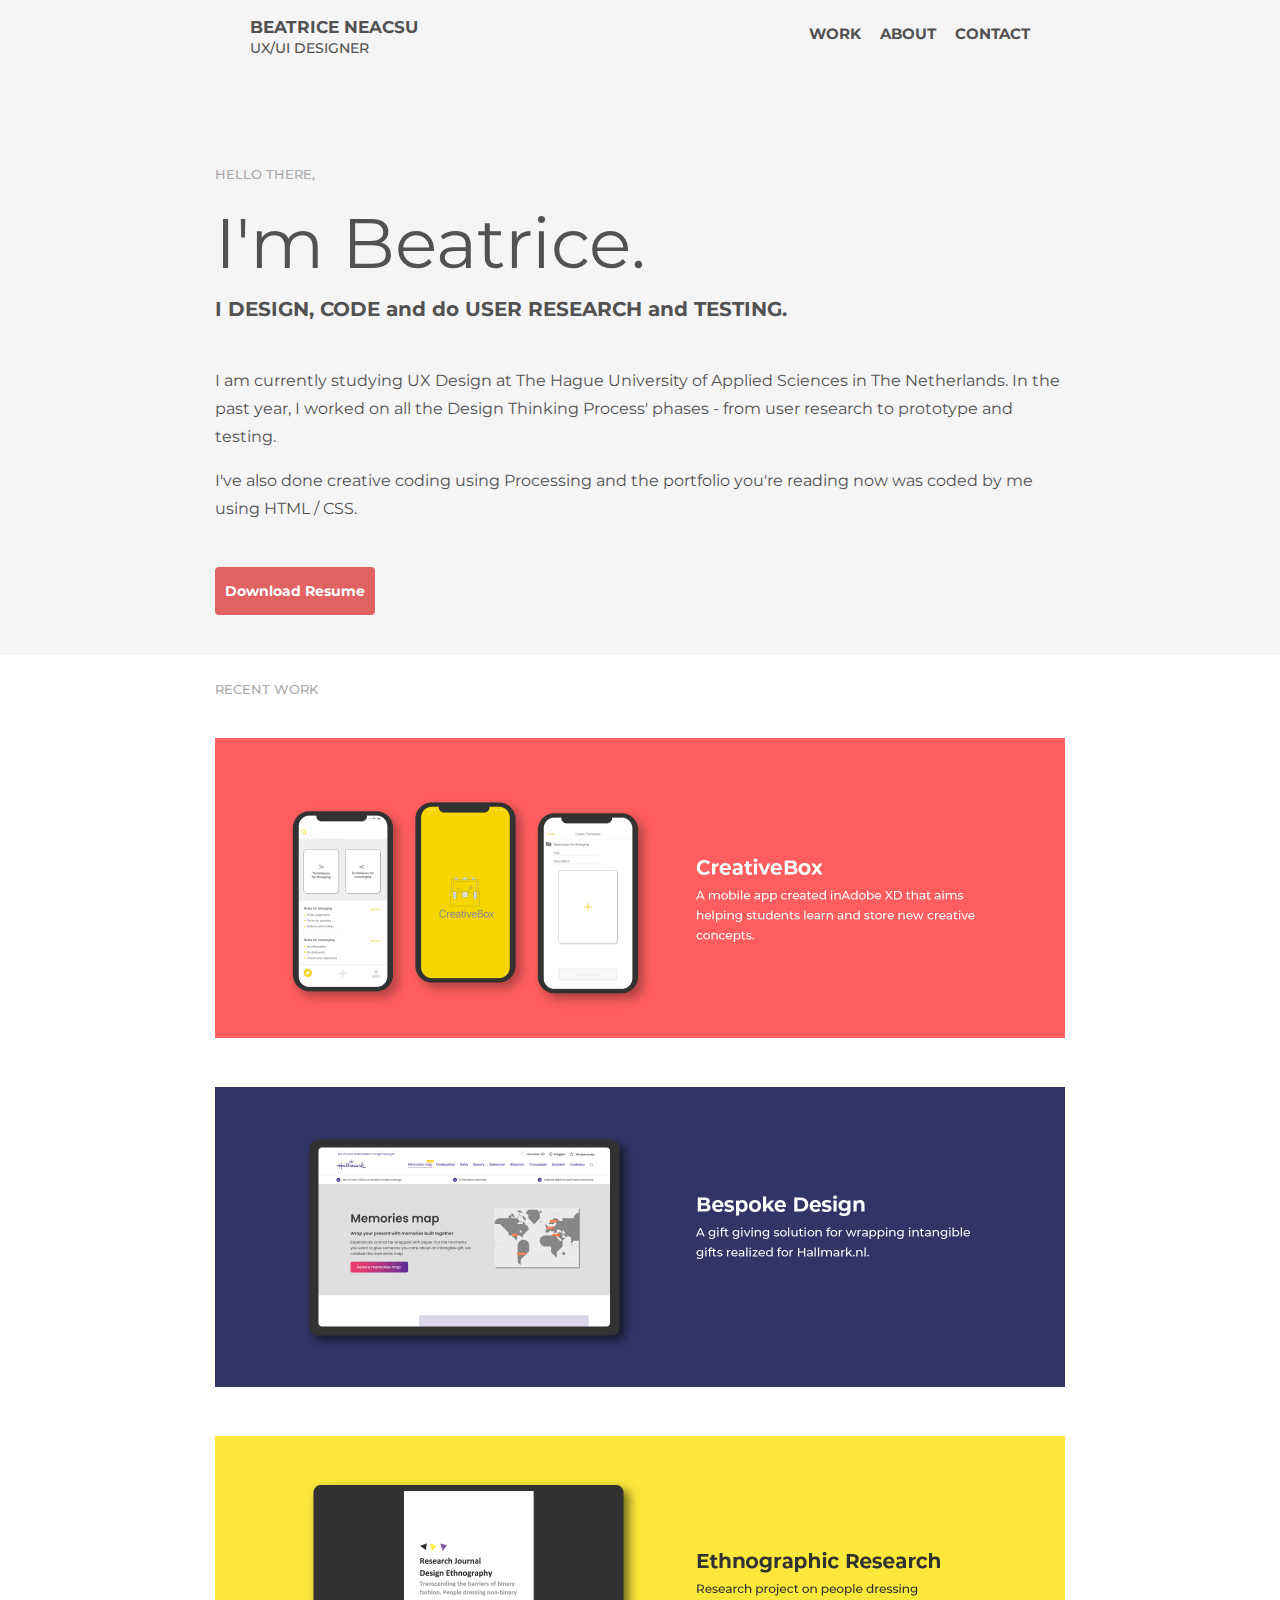
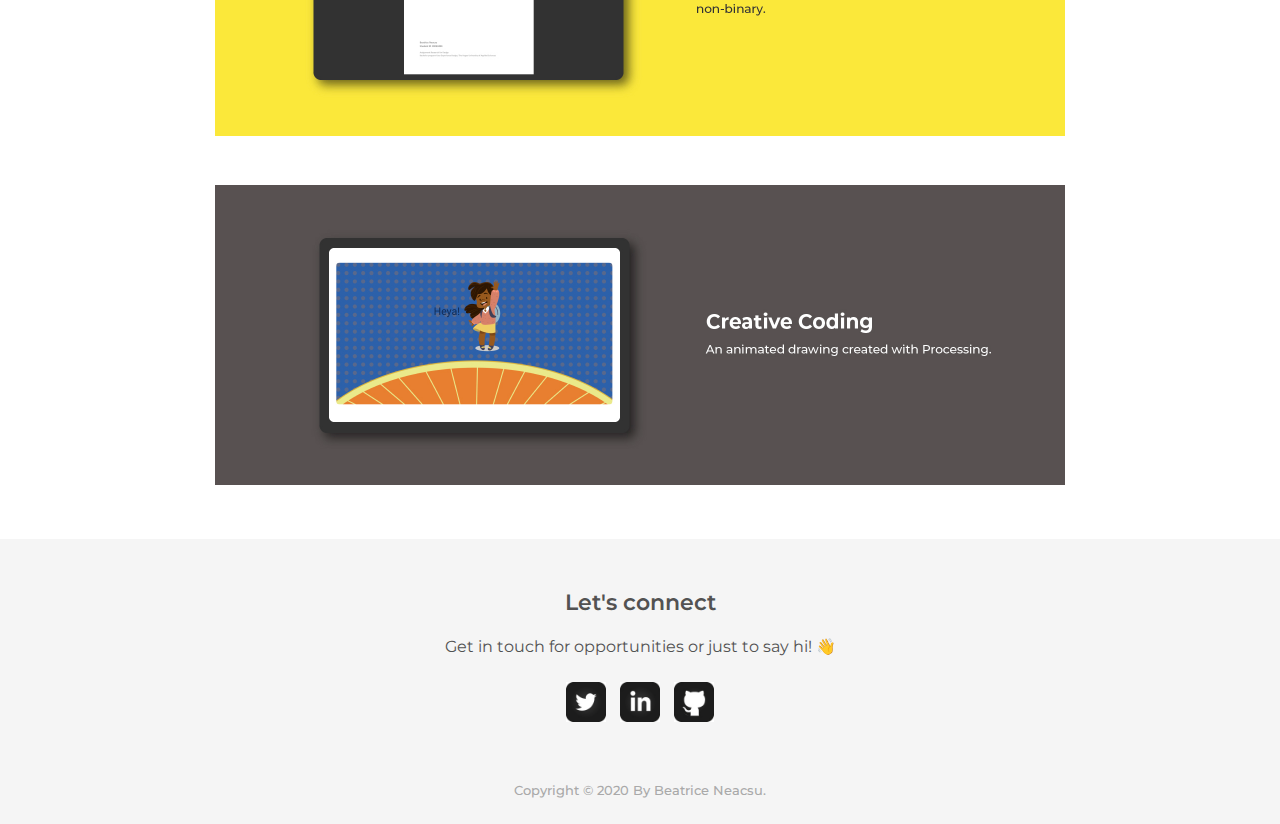
<file: index.html>
<!DOCTYPE html>
<html lang="en">
  <head>
    <meta charset="UTF-8">
    <meta name="viewport" content="width=device-width, initial-scale=1.0">
    <title>Beatrice Neacsu | UX/UI Designer</title>
    <link href="https://fonts.googleapis.com/css?family=Montserrat:400,500,600, 700&display=swap" rel="stylesheet">
    <link rel="stylesheet" href="css/styles.css">
    <link rel="icon" href="images/browser-icon.jpg">
  </head>
  <body>
    <main>  
        
      <!-- ***************  Home  **************** -->
      <header>
        <div class="content-wrap-nav">
          <nav class="nav-global" data-nav>
            <a href="index.html#work" ><b>WORK</b></a>
            <a href="about.html"><b>ABOUT</b></a>
            <a href="mailto:beatrice.neacsu@gmail.com"><b>CONTACT</b></a>
          </nav>
          <li class="li" data-li>
            <a href="index.html"><b>BEATRICE NEACSU</b></a>
            <a href="index.html"><h6>UX/UI DESIGNER</h6></a>
          </li>
        </div>
        <div class="content-wrap-header">
          <h5>HELLO THERE,</h5>
          <h1>I'm Beatrice.</h1>
          <h2>I DESIGN, CODE and do USER RESEARCH and TESTING. </h2>
          <br>
          <p>I am currently studying UX Design at The Hague University of Applied Sciences in The Netherlands. In the past year, I worked on all the Design Thinking Process' phases - from user research to prototype and testing.</p>
          <p>I've also done creative coding using Processing and the portfolio you're reading now was coded by me using HTML / CSS. </p>
          <br>
            <section class="btn">
                    <div>
                        <a href="images/CV.pdf" target="_blank"><b>Download Resume</b></a>
                </div>
            </section>
        </div>
      </header>
        
      <!-- ************ PROJECTS / PORTFOLIO  ************** -->
      <section class="projects" id="work">
        <div class="content-wrap-body divider" >
          <h5>RECENT WORK</h5>

          <!-- Project 1 -->
          <section class="projects img">
                <a href="project1.html">
                  <img src="images/project1.jpg"  alt>
                </a> 
          </section>
          <!-- Project 2 -->
        
          <section class="projects img">
            <a href="project2.html">
              <img src="images/project2.jpg" alt>
            </a>
          </section>
            
          <!-- Project 3 -->
          <section class="projects img">
            <a href="project3.html">
              <img src="images/project3.jpg"  alt>
            </a>
          </section>
            
          <!-- Project 4 -->
          <section class="projects img">
            <a href="project4.html">
              <img src="images/project4.jpg" alt>
            </a>
          </section>    
        </div>
      </section>
      <footer class="footer">
        <div>
          <h4>Let's connect</h4>
          <p>Get in touch for opportunities or just to say hi! 👋</p>
          <ul class="list-reset-inline">
            <li>
              <a href="https://www.twitter.com/beatrice_neacsu" target="_blank">  
                  <img src="images/twitter.jpg" alt>
              </a>
            </li>
          <li>
            <a href="https://www.linkedin.com/in/beatriceneacsu/" target="_blank">
              <img src="images/linkedin.jpg" alt>
            </a>
          </li>
          <li>
            <a href="https://github.com/beatricene" target="_blank">
               <img src="images/github.jpg" alt>
            </a>
            </li>
          </ul>
          <h5>Copyright &copy; 2020 By Beatrice Neacsu.</h5>
        </div>
      </footer>
    </main>
  </body>
</html>
</file>
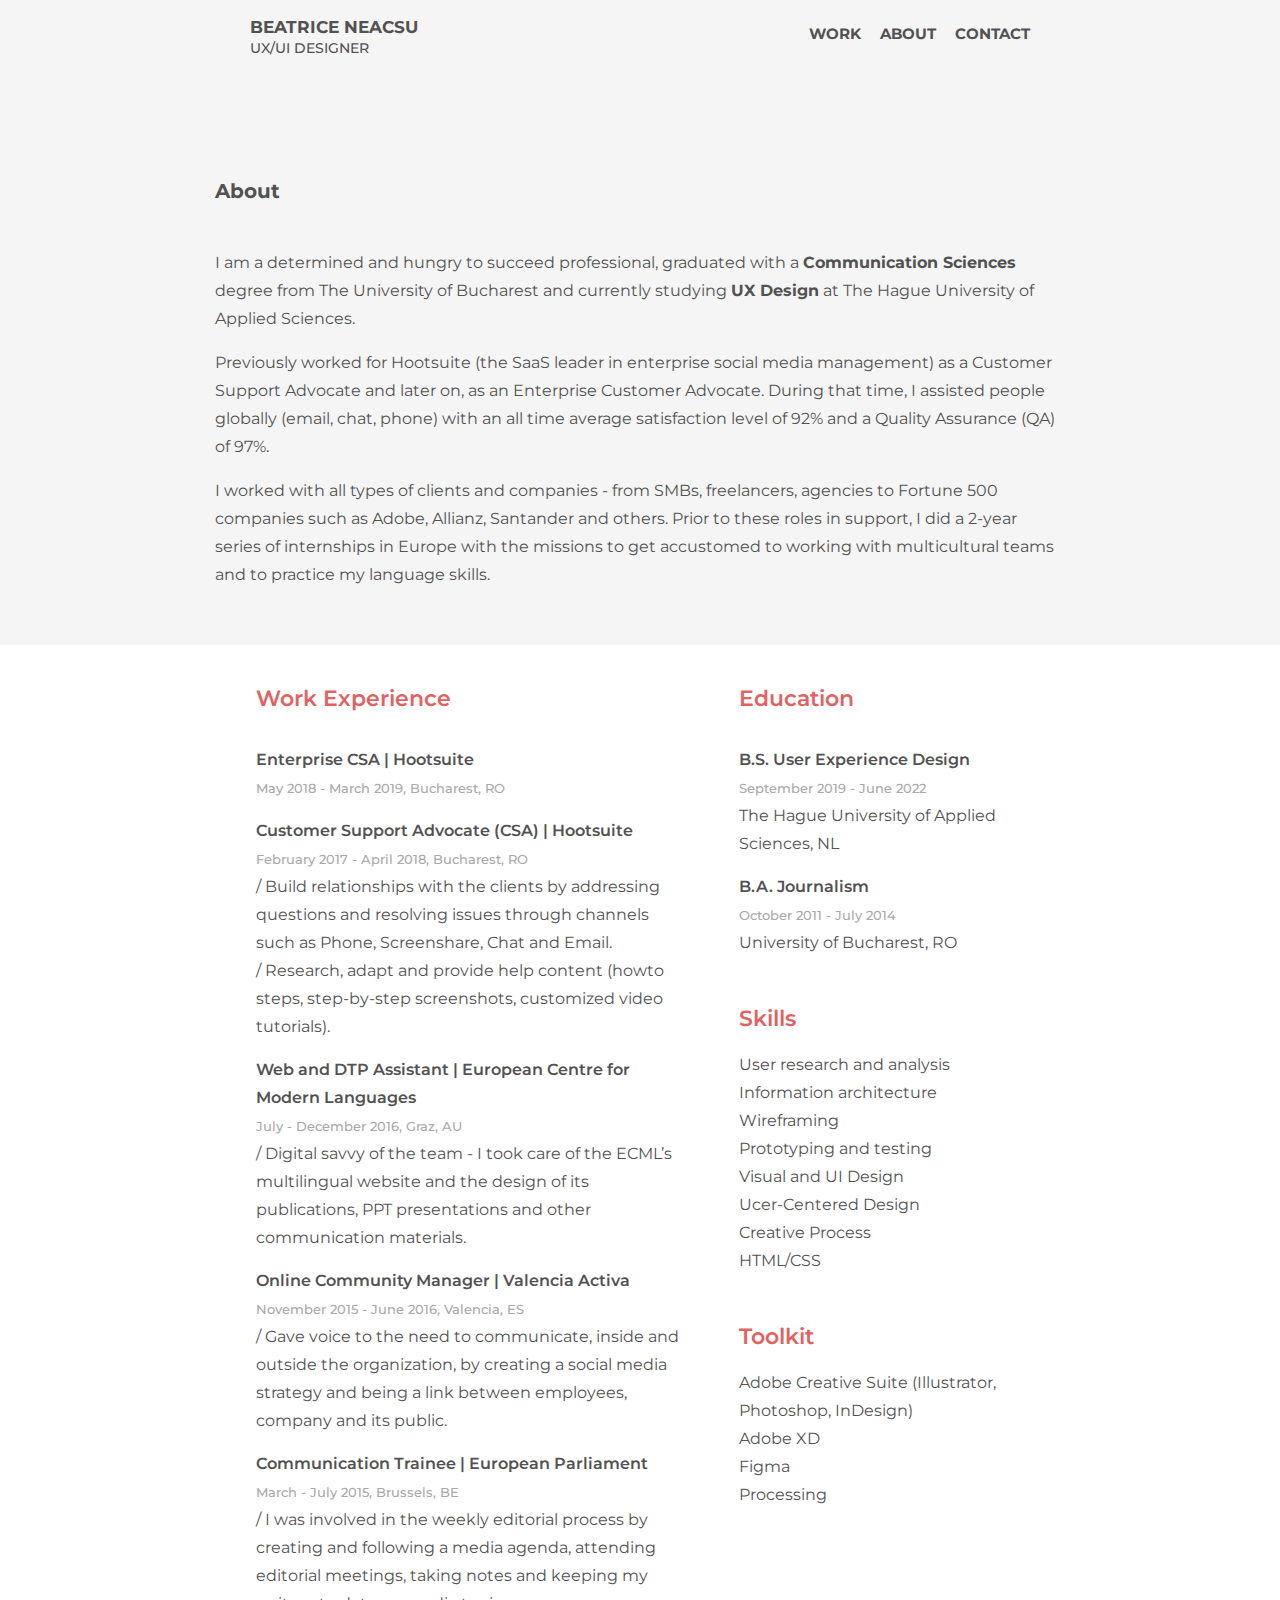
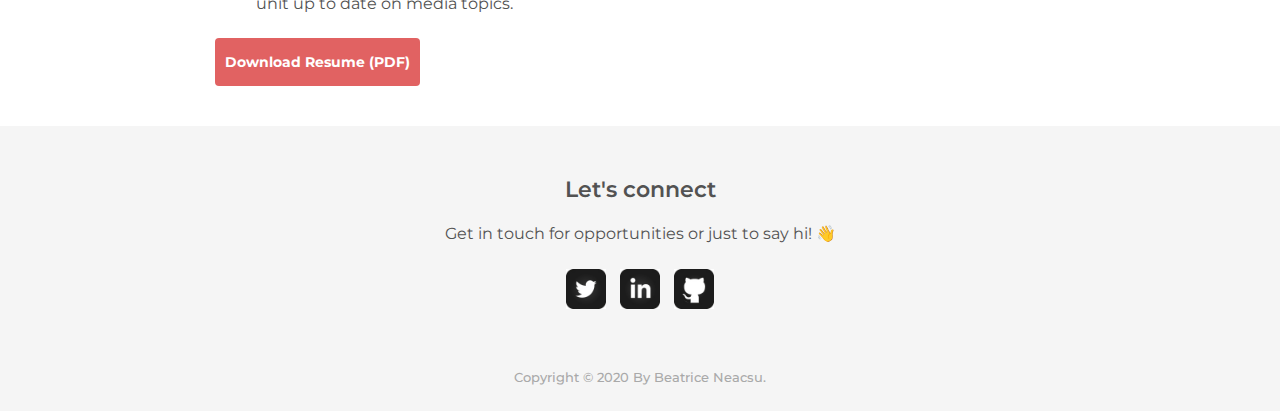
<file: about.html>
<!DOCTYPE html>
<html lang="en">
  <head>
    <meta charset="UTF-8">
    <meta name="viewport" content="width=device-width, initial-scale=1.0">
    <title>Beatrice Neacsu | UX/UI Designer</title>
    <link href="https://fonts.googleapis.com/css?family=Montserrat:400,500,600, 700&display=swap" rel="stylesheet">
    <link rel="stylesheet" href="css/styles.css">
    <link rel="icon" href="images/browser-icon.jpg">
  </head>
  <body>
    <main>   
      <header>
        <div class="content-wrap-nav">
          <nav class="nav-global" data-nav>
            <a href="index.html#work" ><b>WORK</b></a>
            <a href="about.html"><b>ABOUT</b></a>
            <a href="mailto:beatrice.neacsu@gmail.com"><b>CONTACT</b></a>
          </nav>
          <li class="li" data-li>
            <a href="index.html"><b>BEATRICE NEACSU</b></a>
            <br>
            <a href="index.html"><h6>UX/UI DESIGNER</h6></a>
          </li>
        </div>
        <div class="content-wrap-header">
          <h2>About </h2>
          <br>
          <p>I am a determined and hungry to succeed professional, graduated with a <strong>Communication Sciences</strong> degree from The University of Bucharest and currently studying <strong>UX Design</strong> at The Hague University of Applied Sciences.</p>
          <p>Previously worked for Hootsuite (the SaaS leader in enterprise social media management) as a Customer Support Advocate and later on, as an Enterprise Customer Advocate. During that time, I assisted people globally (email, chat, phone) with an all time average satisfaction level of 92% and a Quality Assurance (QA) of 97%.</p>
          <p>I worked with all types of clients and companies - from SMBs, freelancers, agencies to Fortune 500 companies such as Adobe, Allianz, Santander and others. Prior to these roles in support, I did a 2-year series of internships in Europe with the missions to get accustomed to working with multicultural teams and to practice my language skills.</p>
        </div>
      </header>
      <section class="grid-about">
          
<!-- ***************  Work Experience  **************** -->
        <div>
          <h3>Work Experience</h3>
          
          <h4>Enterprise CSA | Hootsuite</h4>
          <h5>May 2018 - March 2019, Bucharest, RO</h5>

          <h4>Customer Support Advocate (CSA) | Hootsuite</h4>
          <h5>February 2017 - April 2018, Bucharest, RO</h5>
          <p>/ Build relationships with the clients by addressing questions and resolving issues through channels such as Phone, Screenshare, Chat and Email.</p>
          <p>/ Research, adapt and provide help content (howto steps, step-by-step screenshots, customized video tutorials). </p>

          <h4>Web and DTP Assistant | European Centre for Modern Languages</h4>
          <h5>July - December 2016, Graz, AU</h5>
          <p>/ Digital savvy of the team - I took care of the ECML’s multilingual website and the design of its publications, PPT presentations and other communication materials.</p>

          <h4>Online Community Manager | Valencia Activa</h4>
          <h5>November 2015 - June 2016, Valencia, ES</h5>
          <p>/ Gave voice to the need to communicate, inside and outside the organization, by creating a social media strategy and being a link between employees, company and its public.</p>

          <h4>Communication Trainee | European Parliament</h4>
          <h5>March - July 2015, Brussels, BE</h5>
          <p>/ I was involved in the weekly editorial process by creating and following a media agenda, attending editorial meetings, taking notes and keeping my unit up to date on media topics.</p>
        </div>
                
<!-- ***************  Education  **************** -->
        <div>
          <h3>Education</h3>

          <h4>B.S. User Experience Design</h4>
          <h5>September 2019 - June 2022</h5>    
          <p>The Hague University of Applied Sciences, NL</p>

          <h4>B.A. Journalism</h4>
            <h5>October 2011 - July 2014</h5>
          <p>University of Bucharest, RO</p>
          <br>
              
          <h3>Skills</h3>
          <p>User research and analysis</p>
          <p>Information architecture</p>
          <p>Wireframing</p>
          <p>Prototyping and testing</p>
          <p>Visual and UI Design</p>
          <p>Ucer-Centered Design</p>
          <p>Creative Process</p>
          <p>HTML/CSS</p>
          <br>

          <h3>Toolkit</h3>
          <p>Adobe Creative Suite (Illustrator, Photoshop, InDesign)</p>
          <p>Adobe XD</p>
          <p>Figma</p>
          <p>Processing</p>
        </div>
      </section>
                
      <section class="content-wrap-about">
        <div class="btn" >
          <a href="images/CV.pdf" target="_blank"><b>Download Resume (PDF)</b></a>
        </div>
      </section>
      <footer class="footer">
        <div>
          <h4>Let's connect</h4>
          <p>Get in touch for opportunities or just to say hi! 👋</p>
          <ul class="list-reset-inline">
            <li>
              <a href="https://www.twitter.com/beatrice_neacsu" target="_blank">  
                  <img src="images/twitter.jpg" alt>
              </a>
            </li>
            <li>
              <a href="https://www.linkedin.com/in/beatriceneacsu/" target="_blank">
                <img src="images/linkedin.jpg" alt>
              </a>
            </li>
            <li>
              <a href="https://github.com/beatricene" target="_blank">
                <img src="images/github.jpg" alt>
              </a>
            </li>
          </ul>
          <h5>Copyright &copy; 2020 By Beatrice Neacsu.</h5>
        </div>
      </footer>
    </main>
  </body>
</html>
</file>
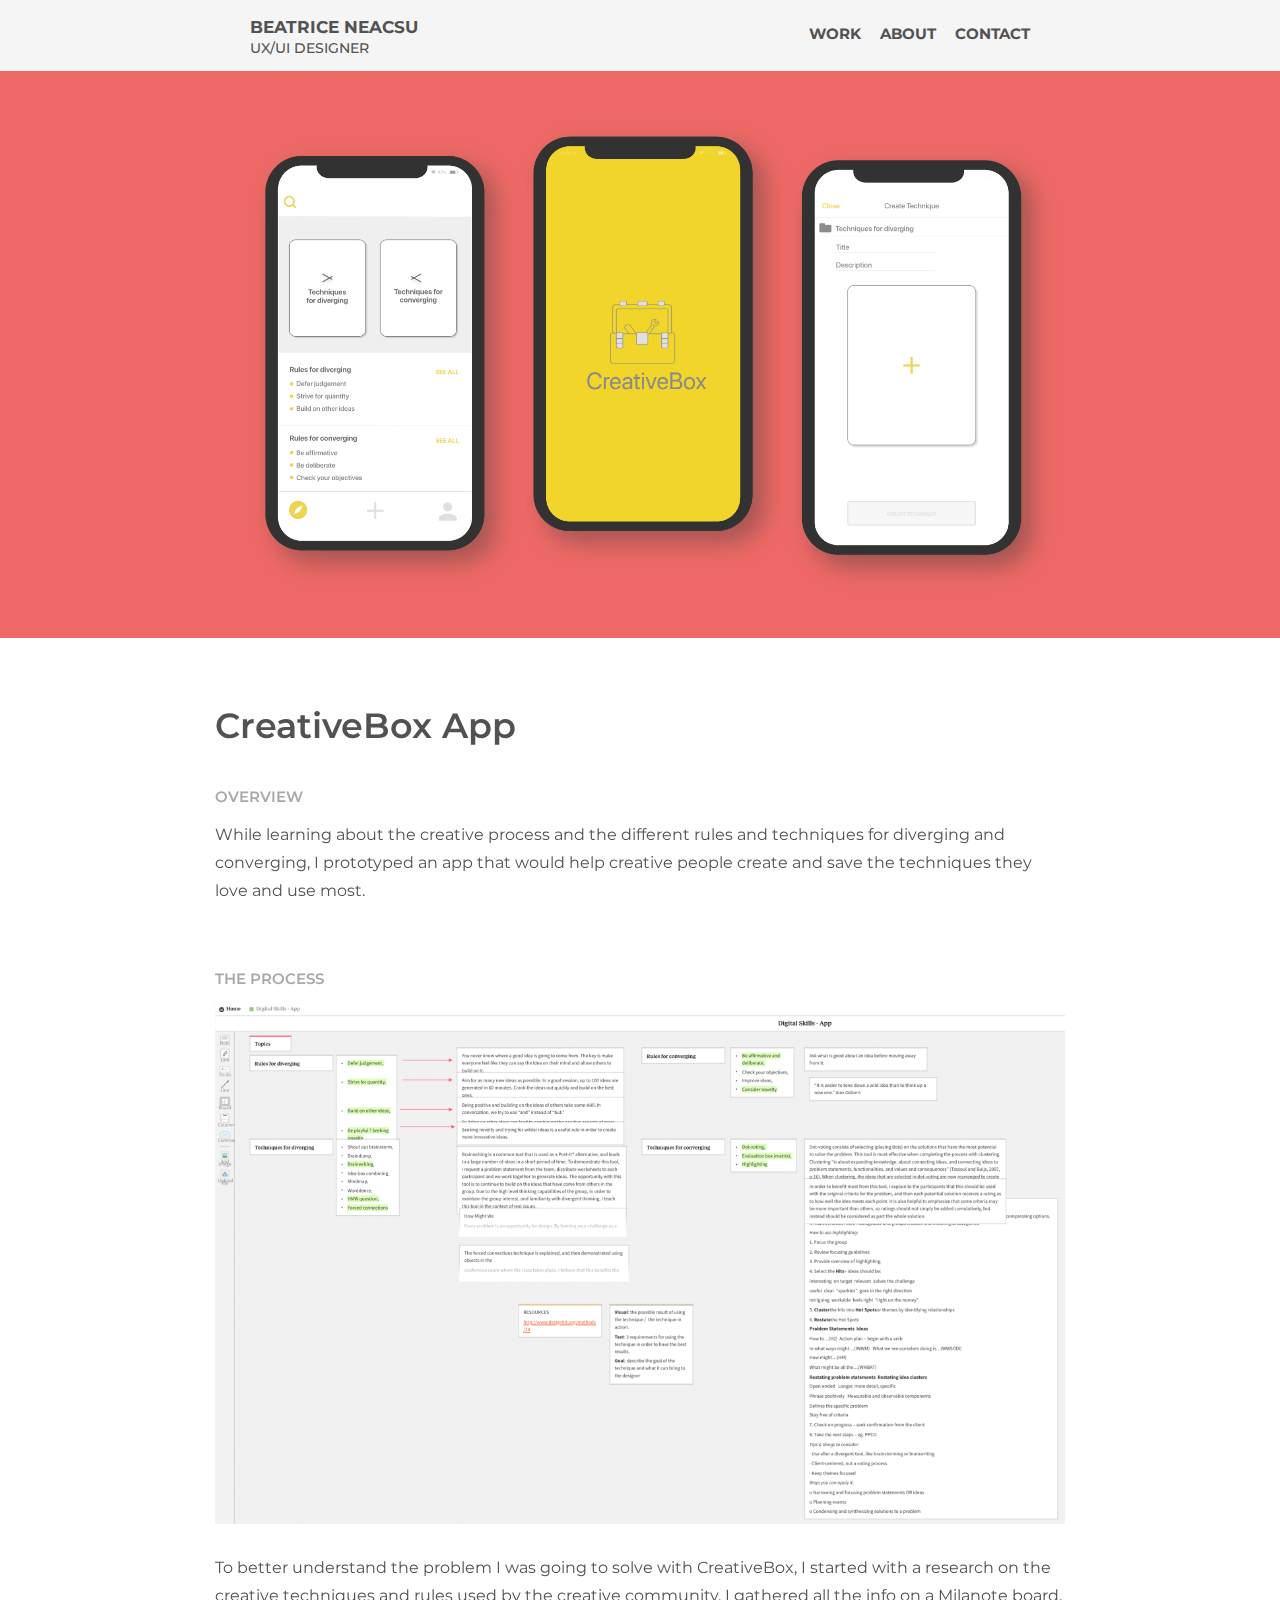
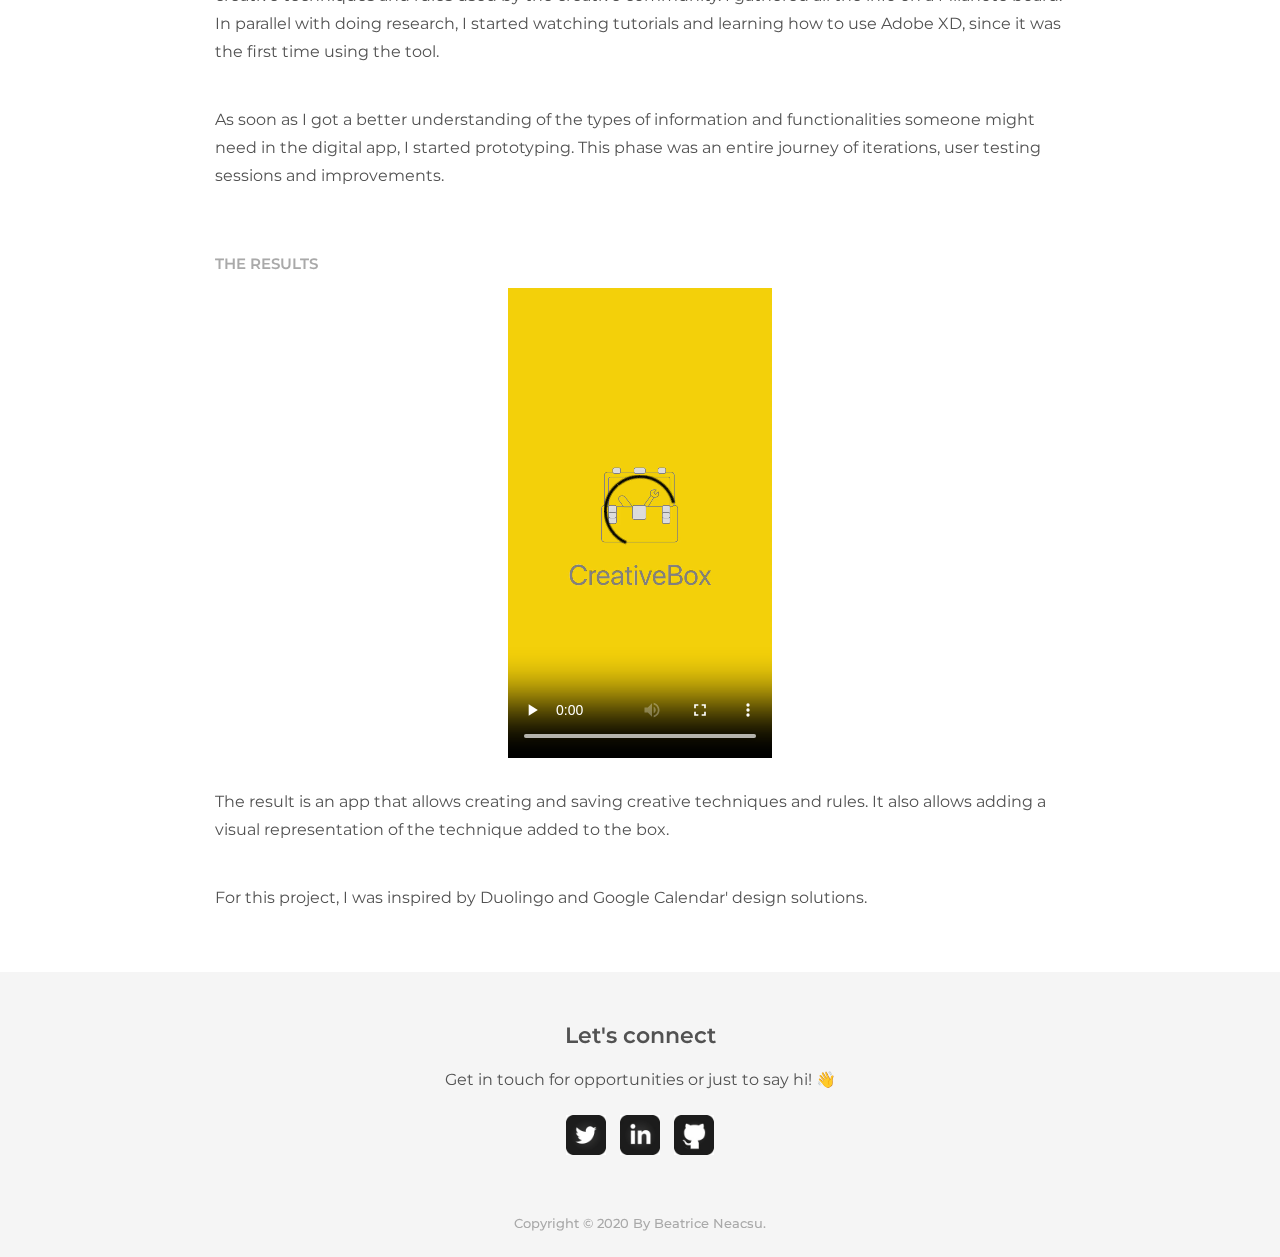
<file: project1.html>
<!DOCTYPE html>
<html lang="en">
  <head>
    <meta charset="UTF-8">
    <meta name="viewport" content="width=device-width, initial-scale=1.0">
    <title>Beatrice Neacsu | UX/UI Designer</title>
    <link href="https://fonts.googleapis.com/css?family=Montserrat:400,500,600, 700&display=swap" rel="stylesheet">
    <link rel="stylesheet" href="css/styles.css">
    <link rel="icon" href="images/browser-icon.jpg">
  </head>
  <body>
    <main>
      <header>
        <div class="content-wrap-nav">
          <nav class="nav-global" data-nav>
            <a href="index.html#work" ><b>WORK</b></a>
            <a href="about.html"><b>ABOUT</b></a>
            <a href="mailto:beatrice.neacsu@gmail.com"><b>CONTACT</b></a>
          </nav>
          <li class="li" data-li>
            <a href="index.html"><b>BEATRICE NEACSU</b></a>
            <br>
            <a href="index.html"><h6>UX/UI DESIGNER</h6></a>
          </li>
        </div>
          
        <div class="content-wrap-project1">
          <img src="images/project1_page.png" alt>
        </div>
      </header>
      
      <section class="content-wrap-projects">
        <h1>CreativeBox App</h1>
        <h2>OVERVIEW</h2>
        <p>While learning about the creative process and the different rules and techniques for diverging and converging, I prototyped an app that would help creative people create and save the techniques they love and use most.</p>
          
        <h2>THE PROCESS</h2>
        <img src="images/creativebox_process.png" alt>
        <p>To better understand the problem I was going to solve with CreativeBox, I started with a research on the creative techniques and rules used by the creative community. I gathered all the info on a Milanote board. In parallel with doing research, I started watching tutorials and learning how to use Adobe XD, since it was the first time using the tool.</p>
        <p>As soon as I got a better understanding of the types of information and functionalities someone might need in the digital app, I started prototyping.  This phase was an entire journey of iterations, user testing sessions and improvements. </p>
        
        <h2>THE RESULTS</h2>
        <video controls>
          <source src="images/CreativeBox.mp4" type="video/mp4">
          <source src="images/CreativeBox.ogg" type="video/ogg">
        </video>
        <p>The result is an app that allows creating and saving creative techniques and rules. It also allows adding a visual representation of the technique added to the box.</p>
        <p>For this project, I was inspired by Duolingo and Google Calendar' design solutions.</p>
      </section>  
        
      <footer class="footer">
        <div>
          <h4>Let's connect</h4>
          <p>Get in touch for opportunities or just to say hi! 👋</p>
          <ul class="list-reset-inline">
            <li>
              <a href="https://www.twitter.com/beatrice_neacsu" target="_blank">  
                  <img src="images/twitter.jpg" alt>
              </a>
            </li>
            <li>
              <a href="https://www.linkedin.com/in/beatriceneacsu/" target="_blank">
                <img src="images/linkedin.jpg" alt>
              </a>
            </li>
            <li>
              <a href="https://github.com/beatricene" target="_blank">
                <img src="images/github.jpg" alt>
              </a>
            </li>
          </ul>
          <h5>Copyright &copy; 2020 By Beatrice Neacsu.</h5>
        </div>
      </footer>
    </main>
  </body>
</html>
</file>
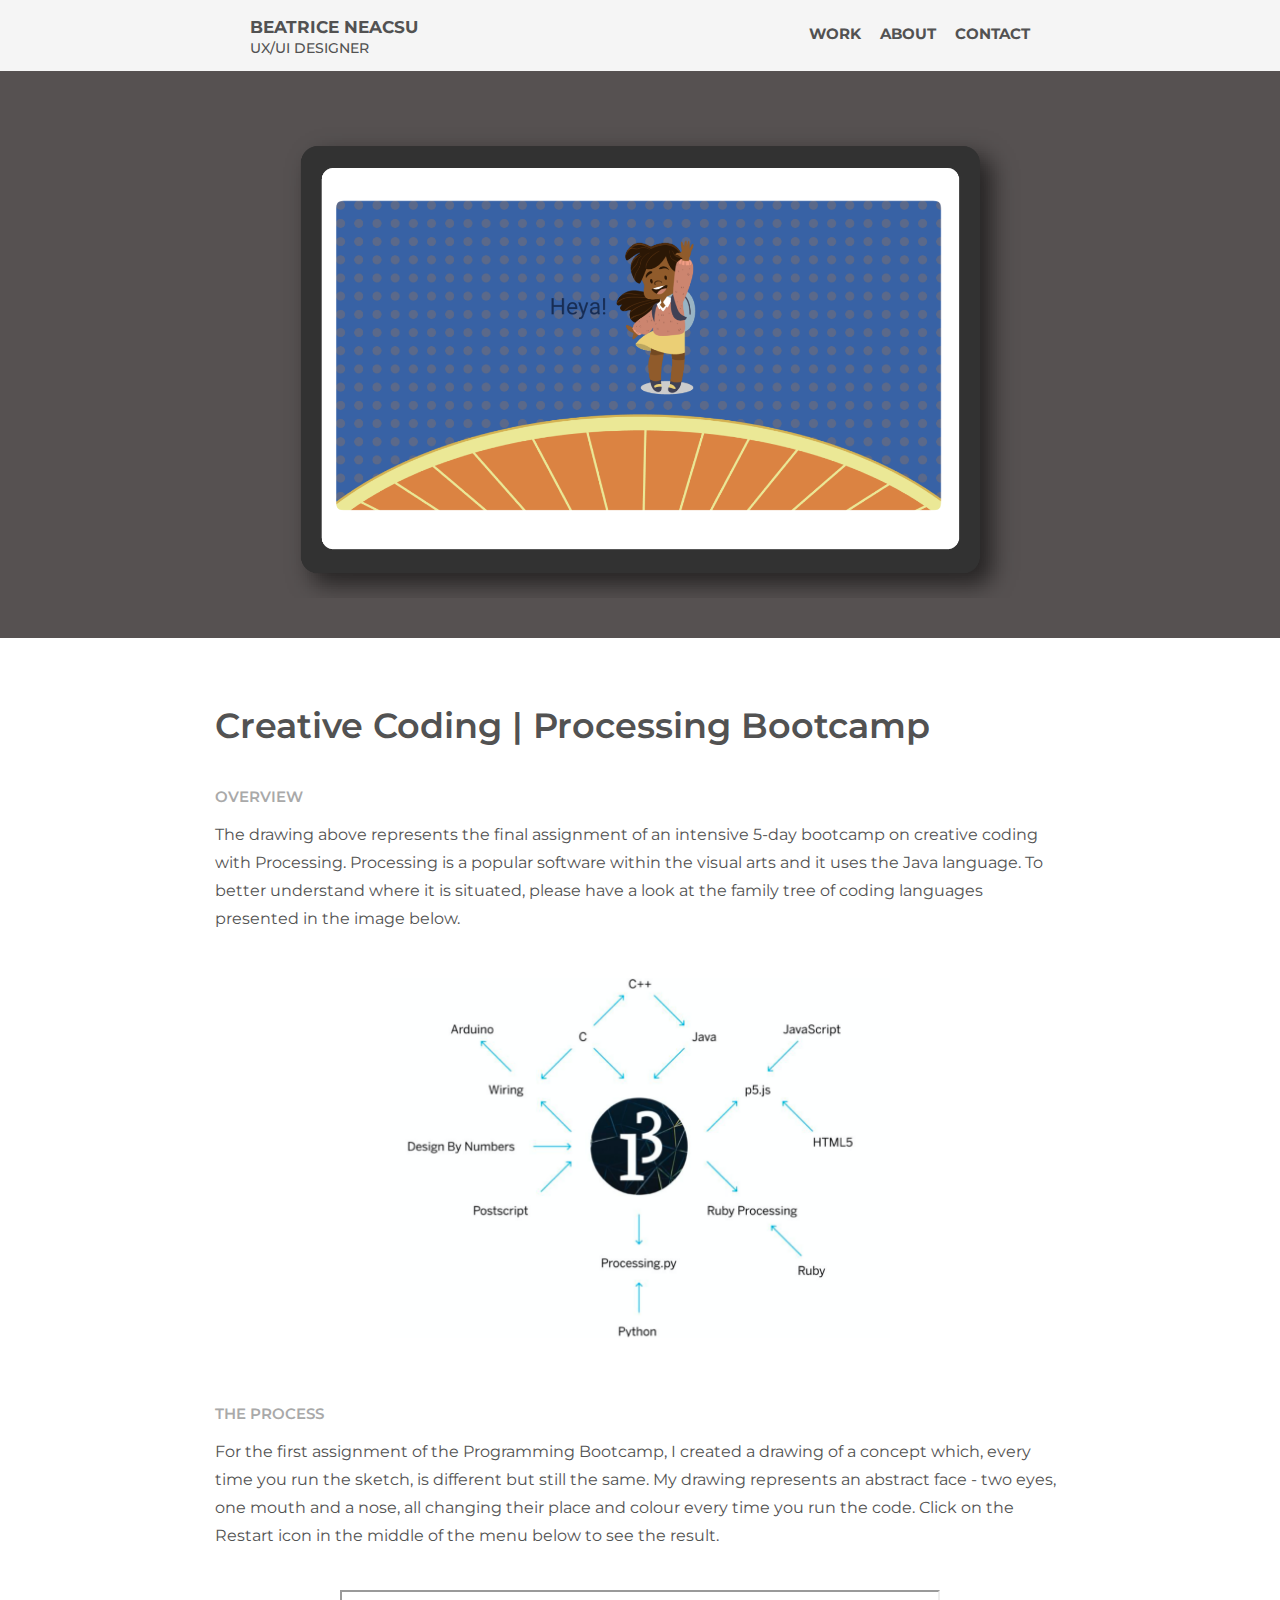
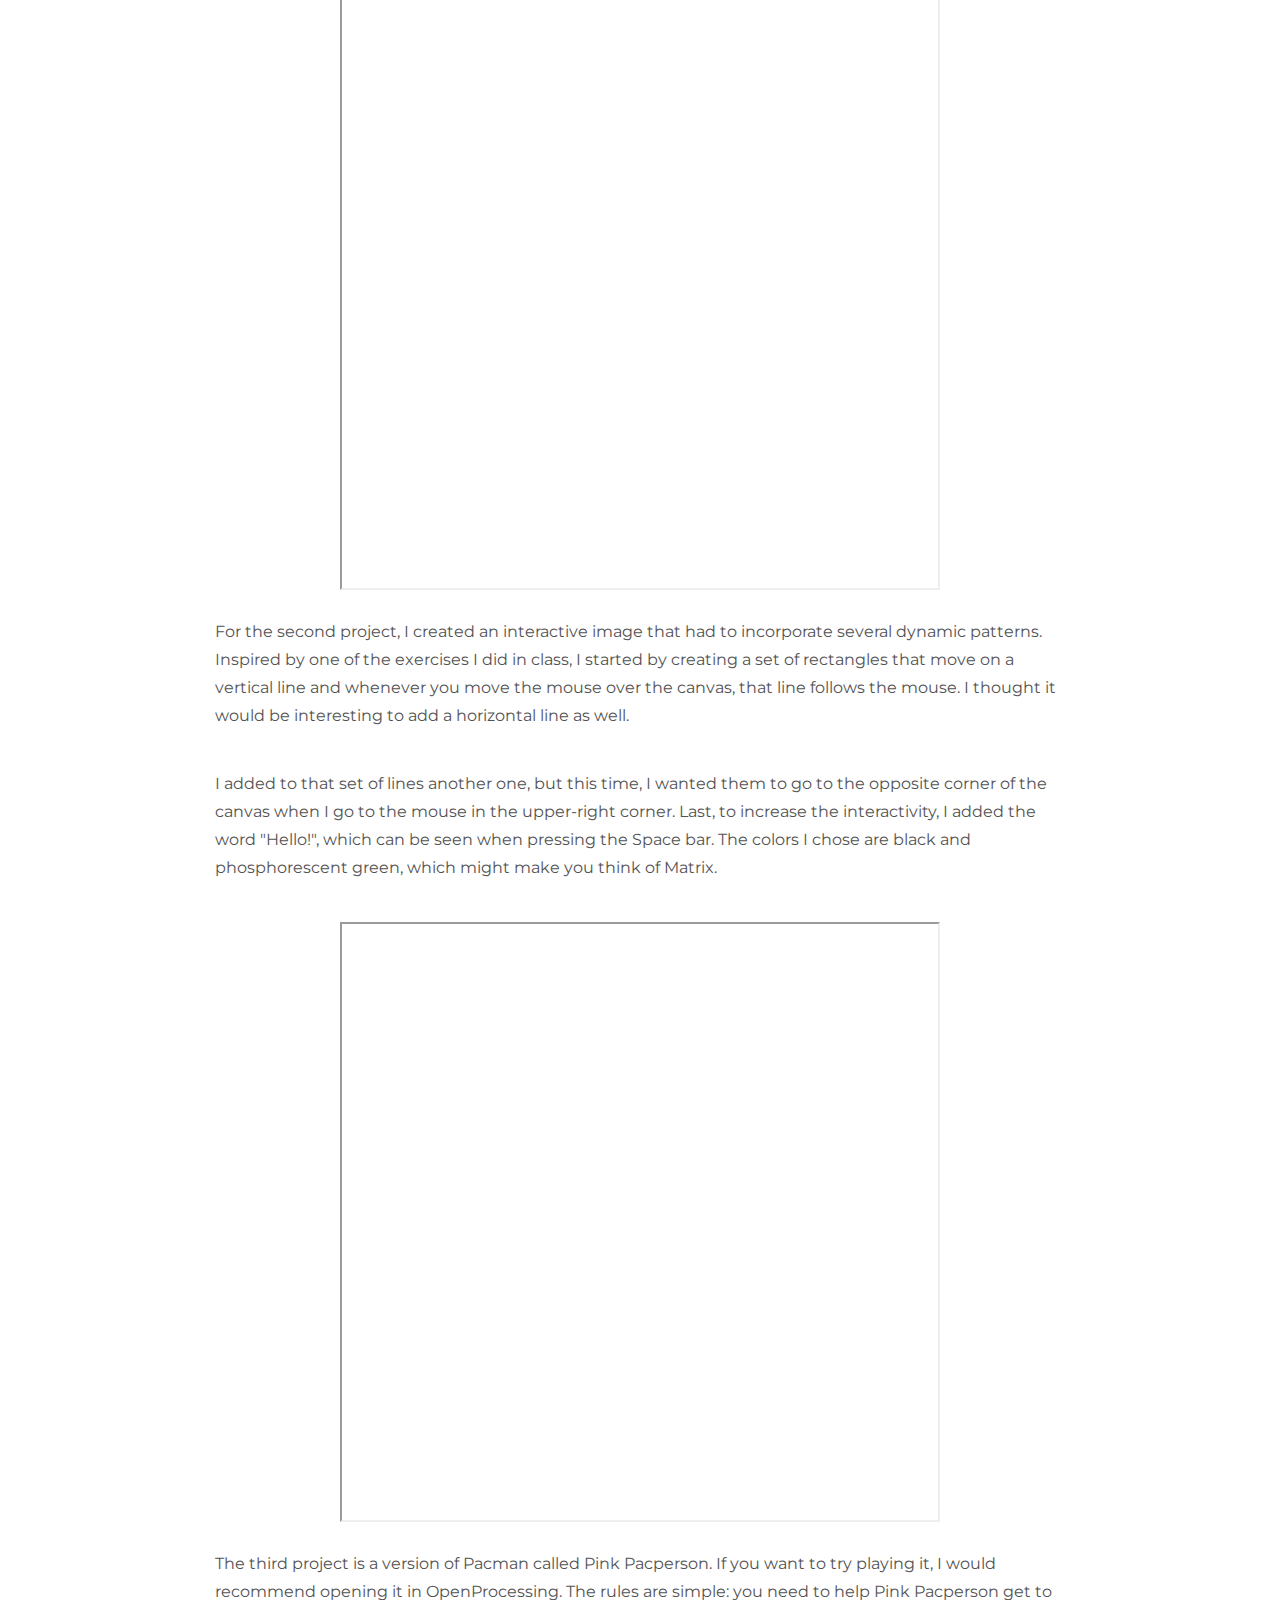
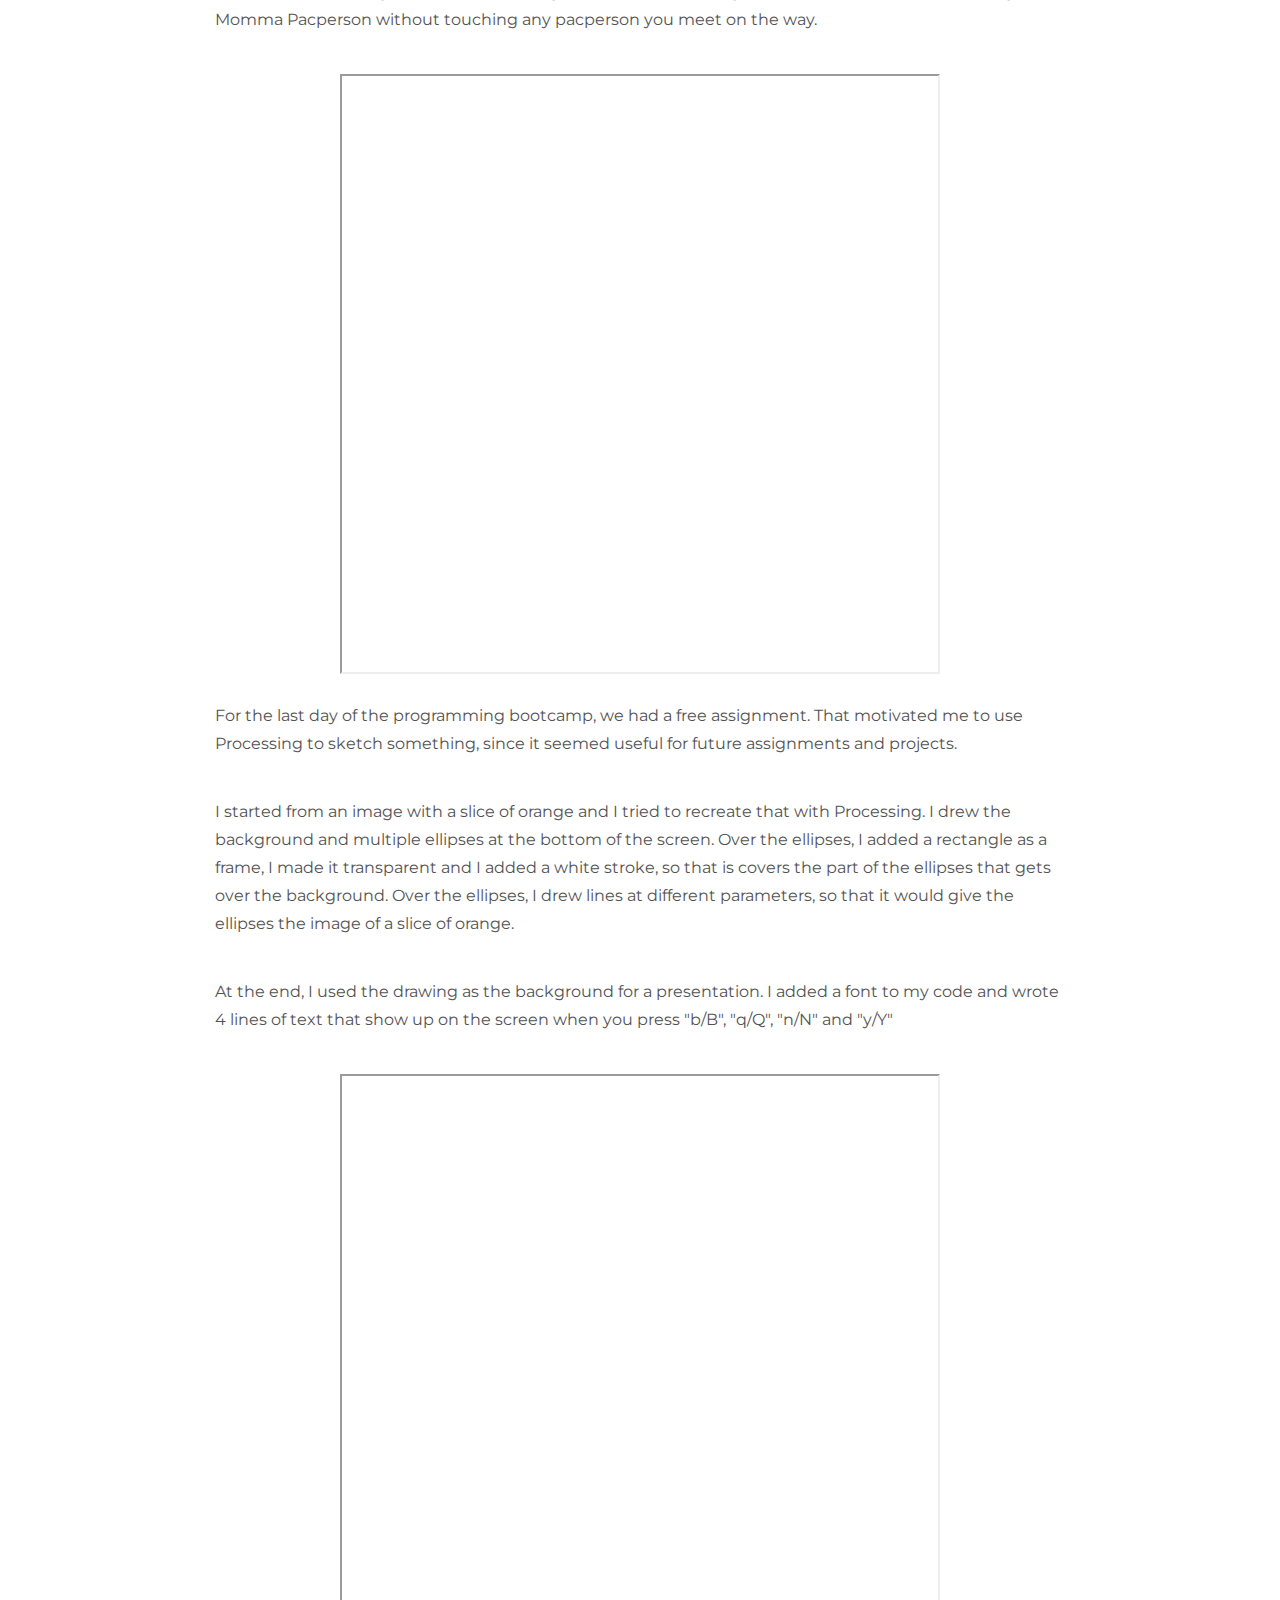
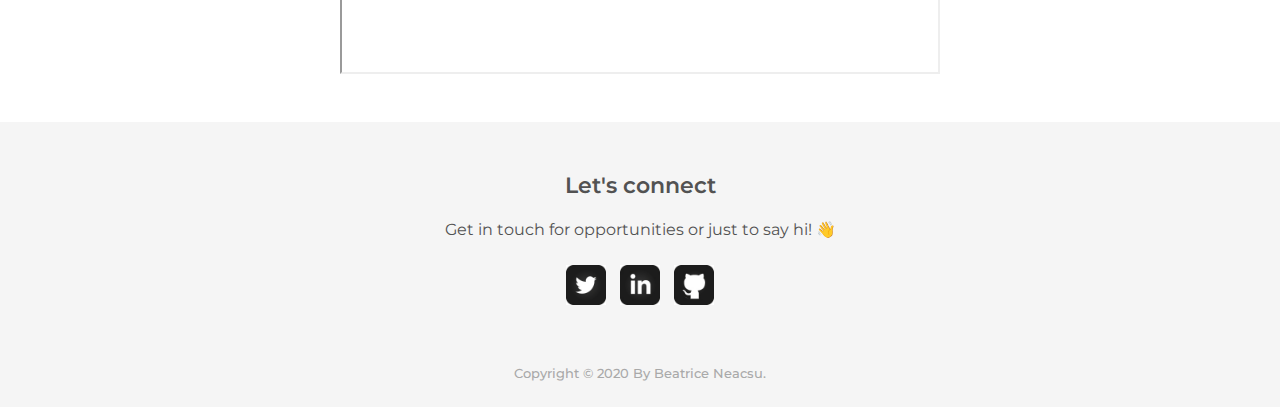
<file: project4.html>
<!DOCTYPE html>
<html lang="en">
  <head>
    <meta charset="UTF-8">
    <meta name="viewport" content="width=device-width, initial-scale=1.0">
    <title>Beatrice Neacsu | UX/UI Designer</title>
    <link href="https://fonts.googleapis.com/css?family=Montserrat:400,500,600, 700&display=swap" rel="stylesheet">
    <link rel="stylesheet" href="css/styles.css">
    <link rel="icon" href="images/browser-icon.jpg">
  </head>
  <body>
    <main>
      <header>
        <div class="content-wrap-nav">
          <nav class="nav-global" data-nav>
            <a href="index.html#work" ><b>WORK</b></a>
            <a href="about.html"><b>ABOUT</b></a>
            <a href="mailto:beatrice.neacsu@gmail.com"><b>CONTACT</b></a>
          </nav>
          <li class="li" data-li>
            <a href="index.html"><b>BEATRICE NEACSU</b></a>
            <br>
            <a href="index.html"><h6>UX/UI DESIGNER</h6></a>
          </li>
        </div>
          
        <div class="content-wrap-project4">
          <img src="images/project4_page.png" alt>
        </div>
      </header>
        
      <section class="content-wrap-projects">
        <h1>Creative Coding | Processing Bootcamp</h1>
        <h2>OVERVIEW</h2>
        <p>The drawing above represents the final assignment of an intensive 5-day bootcamp on creative coding with Processing. Processing is a popular software within the visual arts and it uses the Java language. To better understand where it is situated, please have a look at the family tree of coding languages presented in the image below.</p>
        <img id="processing-image" src="images/processing.png" alt>
          
        <h2>THE PROCESS</h2>
        <p>For the first assignment of the Programming Bootcamp, I created a drawing of a concept which, every time you run the sketch, is different but still the same. My drawing represents an abstract face - two eyes, one mouth and a nose, all changing their place and colour every time you run the code. Click on the Restart icon in the middle of the menu below to see the result.</p>
        <div > 
          <iframe class= "processing" src="https://www.openprocessing.org/sketch/834492/embed"></iframe> 
        </div>
        <br>
        <p>For the second project, I created an interactive image that had to incorporate several dynamic patterns. Inspired by one of the exercises I did in class, I started by creating a set of rectangles that move on a vertical line and whenever you move the mouse over the canvas, that line follows the mouse. I thought it would be interesting to add a horizontal line as well.</p>
        <p>I added to that set of lines another one, but this time, I wanted them to go to the opposite corner of the canvas when I go to the mouse in the upper-right corner. Last, to increase the interactivity, I added the word "Hello!", which can be seen when pressing the Space bar. The colors I chose are black and phosphorescent green, which might make you think of Matrix.</p>
        <div > 
          <iframe class= "processing" src="https://www.openprocessing.org/sketch/834499/embed"></iframe> 
        </div>
        <br>
        <p>The third project is a version of Pacman called Pink Pacperson. If you want to try playing it, I would recommend opening it in OpenProcessing. The rules are simple: you need to help Pink Pacperson get to Momma Pacperson without touching any pacperson you meet on the way. </p>
        <div > 
          <iframe class= "processing" src="https://www.openprocessing.org/sketch/834522/embed"></iframe> 
        </div>
        <br>
        <p>For the last day of the programming bootcamp, we had a free assignment. That motivated me to use Processing to sketch something, since it seemed useful for future assignments and projects.</p>
        <p>I started from an image with a slice of orange and I tried to recreate that with Processing. I drew the background and multiple ellipses at the bottom of the screen. Over the ellipses, I added a rectangle as a frame, I made it transparent and I added a white stroke, so that is covers the part of the ellipses that gets over the background. Over the ellipses, I drew lines at different parameters, so that it would give the ellipses the image of a slice of orange.</p>
        <p>At the end, I used the drawing as the background for a presentation. I added a font to my code and wrote 4 lines of text that show up on the screen when you press "b/B", "q/Q", "n/N" and "y/Y"</p>
        <div > 
          <iframe class= "processing" src="https://www.openprocessing.org/sketch/834526/embed"></iframe> 
        </div>
        <br>    
      </section>
      
      <footer class="footer">
        <div>
          <h4>Let's connect</h4>
          <p>Get in touch for opportunities or just to say hi! 👋</p>
          <ul class="list-reset-inline">
            <li>
              <a href="https://www.twitter.com/beatrice_neacsu" target="_blank">  
                  <img src="images/twitter.jpg" alt>
              </a>
            </li>
            <li>
              <a href="https://www.linkedin.com/in/beatriceneacsu/" target="_blank">
                <img src="images/linkedin.jpg" alt>
              </a>
            </li>
            <li>
              <a href="https://github.com/beatricene" target="_blank">
                <img src="images/github.jpg" alt>
              </a>
            </li>
          </ul>
          <h5>Copyright &copy; 2020 By Beatrice Neacsu.</h5>
        </div>
      </footer>
    </main>
  </body>
</html>
</file>
<file: css/styles.css>
/* Home
------------------------------------*/
html {
  box-sizing: border-box;
}

#work {
   margin: auto; 
}

*, *:before, *:after {
  box-sizing: inherit;
}

body {
  color: #525252;
  margin: 0;
  padding: 0;
  font-family: 'Montserrat', sans-serif;
  font-size: 16px;
  line-height: 28px;
  font-weight: 400;
}

h1 {
  font-size: 70px;
  line-height: 1;
    color: #525252;
}

h1 {
  font-family: 'Montserrat', sans-serif;
  font-weight: 400;
  margin: 0;
}

h2 {
  font-size: 20px;
  color: #525252;
  margin-bottom: 0;
}

h3 {
 color: #525252;
  margin-bottom: 0;
}

h4 {
  font-weight: 600;
  font-size: 22px;
  margin: 0;
}

h5 {
    color: #A9A9A9;
    margin: 0;
    padding-bottom: 20px;
    font-weight: 500;
}

h6 {
    color: #525252;
    margin: 0;
    padding-top: 0px; 
    font-size: 14px;
    font-weight: 500;
}

p {
  margin: 4;
}

.content-wrap-nav {
  width: 100%;
  margin: 0 auto;
  padding: 20px 0;
  padding-bottom: 35px;
  position: fixed;
  top: 0;
  background: #f5f5f5;
}
    
.content-wrap-header {
  max-width: 850px;
  width: 85%;
  margin: 0 auto;
  padding: 40px 0;
  padding-top: 160px;
}

.content-wrap-body {
  max-width: 850px;
/*  width: 85%;*/
  margin: 0 auto;
  padding: 20px 0;
}

.item-details h3 + p {
  font-style: italic;
}
.item-details h3 ~ p {
  margin: 0;
}
.divider > section {
  border-bottom: none;
  padding: 15px 0;
  padding-bottom: 25px;
}

.divider > section:last-of-type {
  border-bottom: none;
}

.nav-global {
  font-family: 'Montserrat', sans-serif;
  font-weight: 400;
  margin-right: 250px;
  text-align: right;
  -webkit-transition: top .25s linear;
  transition: top .25s linear;
  font-size: 15px;
}

.nav-global a {
font-weight: 500;
    display: inline-block;
  padding-left: 15px;
  text-decoration: none;
  line-height: 1.1;
  color: #525252;
}

.nav-global a:hover {
  color: #A9A9A9;
}

.nav-global a:hover:after {
  width: 100%;
}

.li {
  list-style-type: none;
  margin-left: 250px;
  margin-top: -35px;
  margin-bottom: -20px;
  text-align: left;
  font-size: 17px;
  font-family: 'Montserrat', sans-serif;
  font-weight: 400;
}

.li a{
    font-weight: 500;
    line-height: 1.1;
    color: #525252;
    text-decoration: none;
    padding-bottom: 0;
}

.btn {
  background: #E16262;
  text-decoration: none;
  padding: 10px;
  border-radius: 4px;
  display: inline-block;
}

.btn:hover {
  background: #ea9191;
}

.btn a {
    text-decoration: none;
    color: #ffffff;
    font-size: 14px;
}

header {
  background: #f5f5f5;
}


/* Work
------------------------------------*/
.projects {
  background: #ffffff;
}

.project-item {
  overflow: hidden;
  width: 850px;
}

.projects img {
  max-width: 100%;
  height: auto;
}


/* Footer
--------------------------------------*/

.footer {
    background: #f5f5f5;
    padding-bottom: 20px;
    padding-top: 50px;
    text-align: center;
}

.list-reset-inline {
  margin: 0;
  padding: 0;
  list-style-type: none;
}

.list-reset-inline li {
  display: inline-block;
}

.footer img {
    width: 40px;
    margin: 5px;  
}

.footer h5 {
    padding-bottom: 0px;
    padding-top: 40px;
    margin-bottom: 0px;
}

/* About
--------------------------------------*/

.grid-about {
  background: #ffffff;
  width: 60%;
  margin: 0 auto;
  display: grid;
  grid-template-columns: 1.5fr 1fr;
  padding-top: 20px;
  grid-column-gap: 55px;
}

.grid-about h3 {
    color: #E16262;
    font-weight: 600;
    font-size: 22px;
    padding-bottom: 18px;
    margin: 0;
    padding-top: 20px;
}

.grid-about h4 {

  margin: 0;
  padding-top: 15px;
  font-size: 16px;
  
}

.grid-about h5 {
    color: #A9A9A9;
    margin: 0;
    padding-bottom: 0px;
}

.grid-about p {
    padding: 0;
    margin: 0;
}

.content-wrap-about {
  max-width: 850px;
  width: 85%;
  margin: 0 auto;
  padding: 40px 0;
  padding-top: 20px;
}


/* Projects
--------------------------------------*/

.content-wrap-projects {
  max-width: 850px;
  margin: 0 auto;
  padding: 20px 0;
}

.content-wrap-projects h1 {
   font-size: 35px; 
   font-weight: 600;
   padding-top: 50px;
   padding-bottom: 20px;
}

.content-wrap-projects h2 {
   color: #A9A9A9;
   margin: 0;
   padding-top: 20px;
   padding-bottom: 10px;
   font-size: 15px;
   font-weight: 600;
}

.content-wrap-projects p {
   margin: 0;
   padding-bottom: 40px;
    
}


/* Project 1
--------------------------------------*/

.content-wrap-project1 {
  background: #EE6965;
  width: 100%;
  margin: 0 auto;
  padding: 40px 0;
  padding-top: 40px;
}

.content-wrap-project1 img {
  max-width: 850px;
  padding-top: 80px;
  display: block;
  margin-left: auto;
  margin-right: auto;
}

.content-wrap-projects video{
    max-width: 1000px;
    max-height: 500px;
    display: block;
    margin-left: auto;
    margin-right: auto;
    padding-bottom: 30px;
}

.content-wrap-projects img{
    max-width: 100%;
    display: block;
    padding-bottom: 30px;


}
/* Project 2
--------------------------------------*/

.content-wrap-project2 {
  background: #333663;
  width: 100%;
  margin: 0 auto;
  padding: 40px 0;
  padding-top: 40px;
}

.content-wrap-project2 img {
  max-width: 850px;
  padding-top: 80px;
  display: block;
  margin-left: auto;
  margin-right: auto;
}


/* Project 3
--------------------------------------*/

.content-wrap-project3 {
  background: #f9e75f;
  width: 100%;
  margin: 0 auto;
  padding: 40px 0;
  padding-top: 40px;
}

.content-wrap-project3 img {
  max-width: 850px;
  padding-top: 80px;
  display: block;
  margin-left: auto;
  margin-right: auto;
}


/* Project 4
--------------------------------------*/

    
#processing-image {
    width: 500px;
    padding-bottom: 30px;
    display: block;
    margin-left: auto;
    margin-right: auto;
    }

.processing {
    width: 600px;
    height: 600px;
    display: block;
    margin-left: auto;
    margin-right: auto;
    }

.content-wrap-project4 {
  background: #565151;
  width: 100%;
  margin: 0 auto;
  padding: 40px 0;
  padding-top: 40px;
}

.content-wrap-project4 img {
  max-width: 850px;
  padding-top: 80px;
  display: block;
  margin-left: auto;
  margin-right: auto;
</file>
